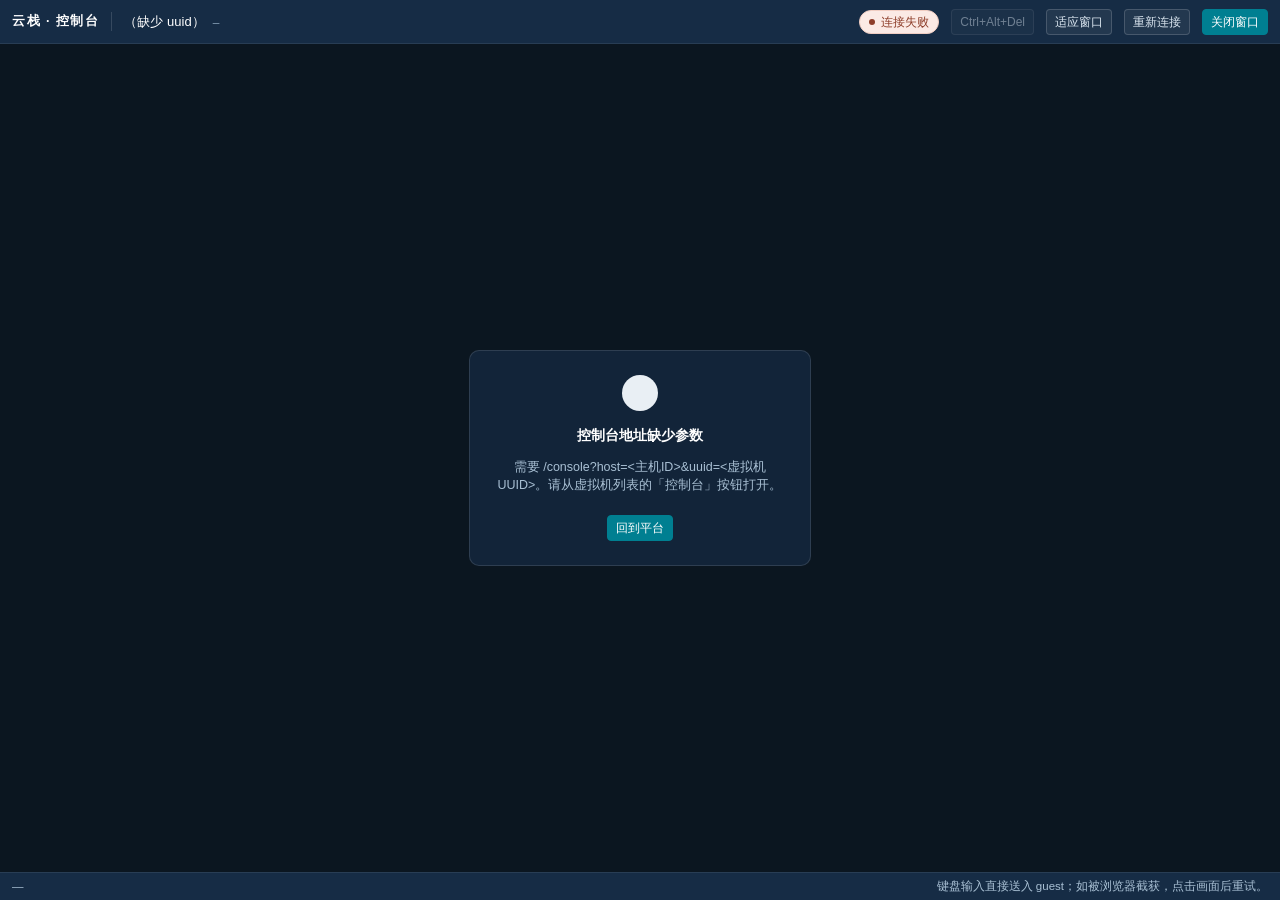
<file: static/console.html>
<!DOCTYPE html>
<html lang="zh-CN">
<head>
  <meta charset="utf-8">
  <meta name="viewport" content="width=device-width, initial-scale=1">
  <meta name="color-scheme" content="dark">
  <title>控制台 · 云栈 虚拟机平台</title>
  <link rel="stylesheet" href="/static/app.css">
</head>
<body class="console-body">
  <header class="console-bar">
    <span class="console-bar__brand">云栈 · 控制台</span>

    <div class="console-bar__id">
      <span class="console-bar__vm" id="vm-name" data-testid="console-vm-name">读取中…</span>
      <span class="console-bar__meta" id="vm-meta" data-testid="console-vm-meta">—</span>
    </div>

    <span class="console-bar__spacer"></span>

    <span class="pill pill--busy" id="console-status" data-testid="console-status">
      <span class="pill__dot" aria-hidden="true"></span>
      <span id="console-status-text">连接中…</span>
    </span>

    <button class="btn btn--sm" type="button" id="btn-cad" data-testid="console-ctrl-alt-del"
            title="向 guest 发送 Ctrl+Alt+Del" disabled>
      Ctrl+Alt+Del
    </button>
    <button class="btn btn--sm" type="button" id="btn-scale" data-testid="console-scale"
            aria-pressed="true" title="在适应窗口与原始尺寸间切换">
      适应窗口
    </button>
    <button class="btn btn--sm" type="button" id="btn-reconnect" data-testid="console-reconnect">
      重新连接
    </button>
    <button class="btn btn--sm btn--primary" type="button" id="btn-close" data-testid="console-close">
      关闭窗口
    </button>
  </header>

  <main class="console-stage" data-testid="console-stage">
    <div class="console-stage__screen" id="screen" data-testid="console-screen"></div>

    <div class="console-overlay" id="overlay" data-testid="console-overlay">
      <div class="console-overlay__card">
        <span class="empty__icon" id="overlay-icon" aria-hidden="true"></span>
        <span class="console-overlay__title" id="overlay-title" data-testid="console-overlay-title">正在连接</span>
        <span class="console-overlay__msg" id="overlay-msg" data-testid="console-overlay-msg">正在校验会话与虚拟机身份…</span>
        <div class="empty__actions" id="overlay-actions"></div>
        <form class="field" id="vnc-password-form" hidden data-testid="console-password-form" style="width:100%;max-width:260px">
          <label class="field__label" for="vnc-password">VNC 密码</label>
          <input class="input" id="vnc-password" type="password" autocomplete="off" data-testid="console-password">
          <button class="btn btn--primary btn--sm" type="submit" data-testid="console-password-submit">发送</button>
        </form>
      </div>
    </div>
  </main>

  <footer class="console-foot">
    <span id="foot-source" data-testid="console-source">—</span>
    <span class="spacer"></span>
    <span>键盘输入直接送入 guest；如被浏览器截获，点击画面后重试。</span>
  </footer>

  <script type="module" src="/static/console.js"></script>
  <script>
    /* 仅纯静态预览（file://）时生效：控制器部署下资源始终来自 /static/ */
    if (location.protocol === 'file:') {
      document.querySelectorAll('link[href^="/static/"], script[src^="/static/"]').forEach(function (n) {
        var attr = n.tagName === 'LINK' ? 'href' : 'src';
        n.setAttribute(attr, n.getAttribute(attr).slice('/static/'.length));
      });
    }
  </script>
</body>
</html>
</file>
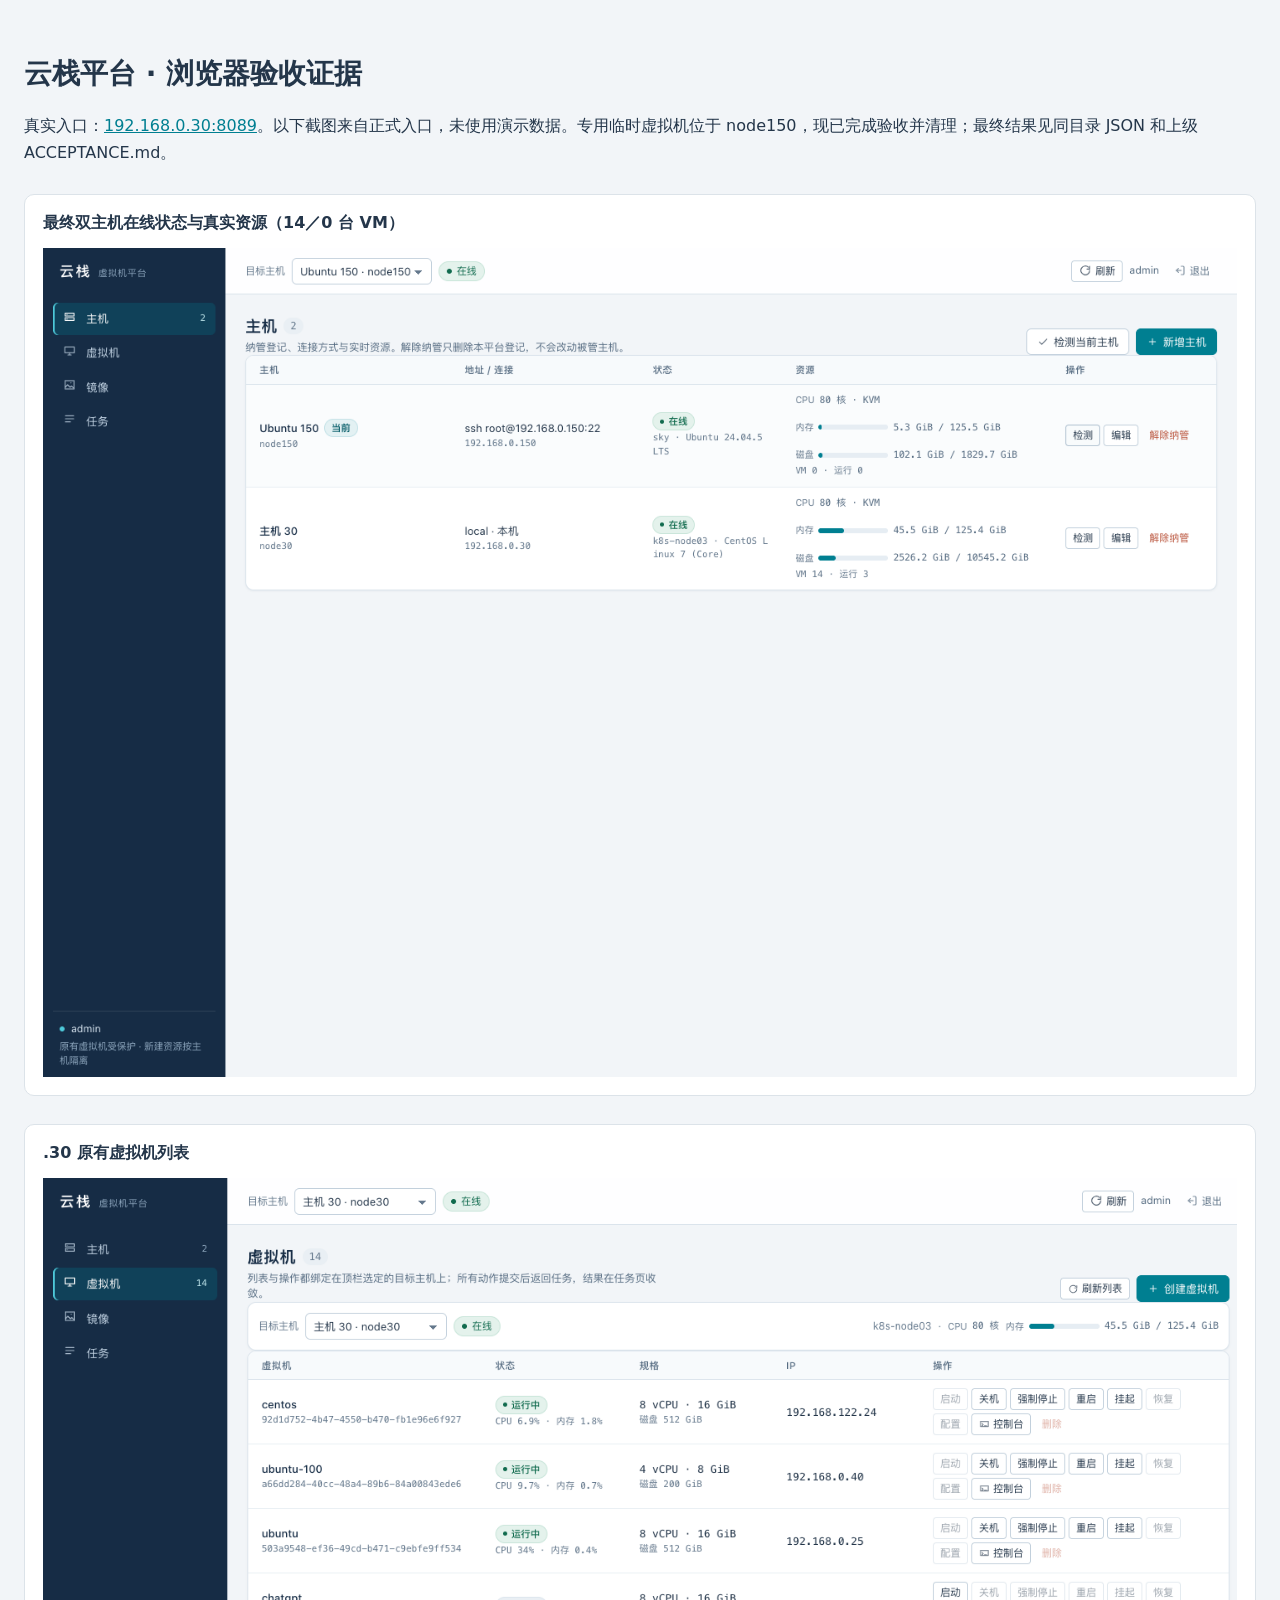
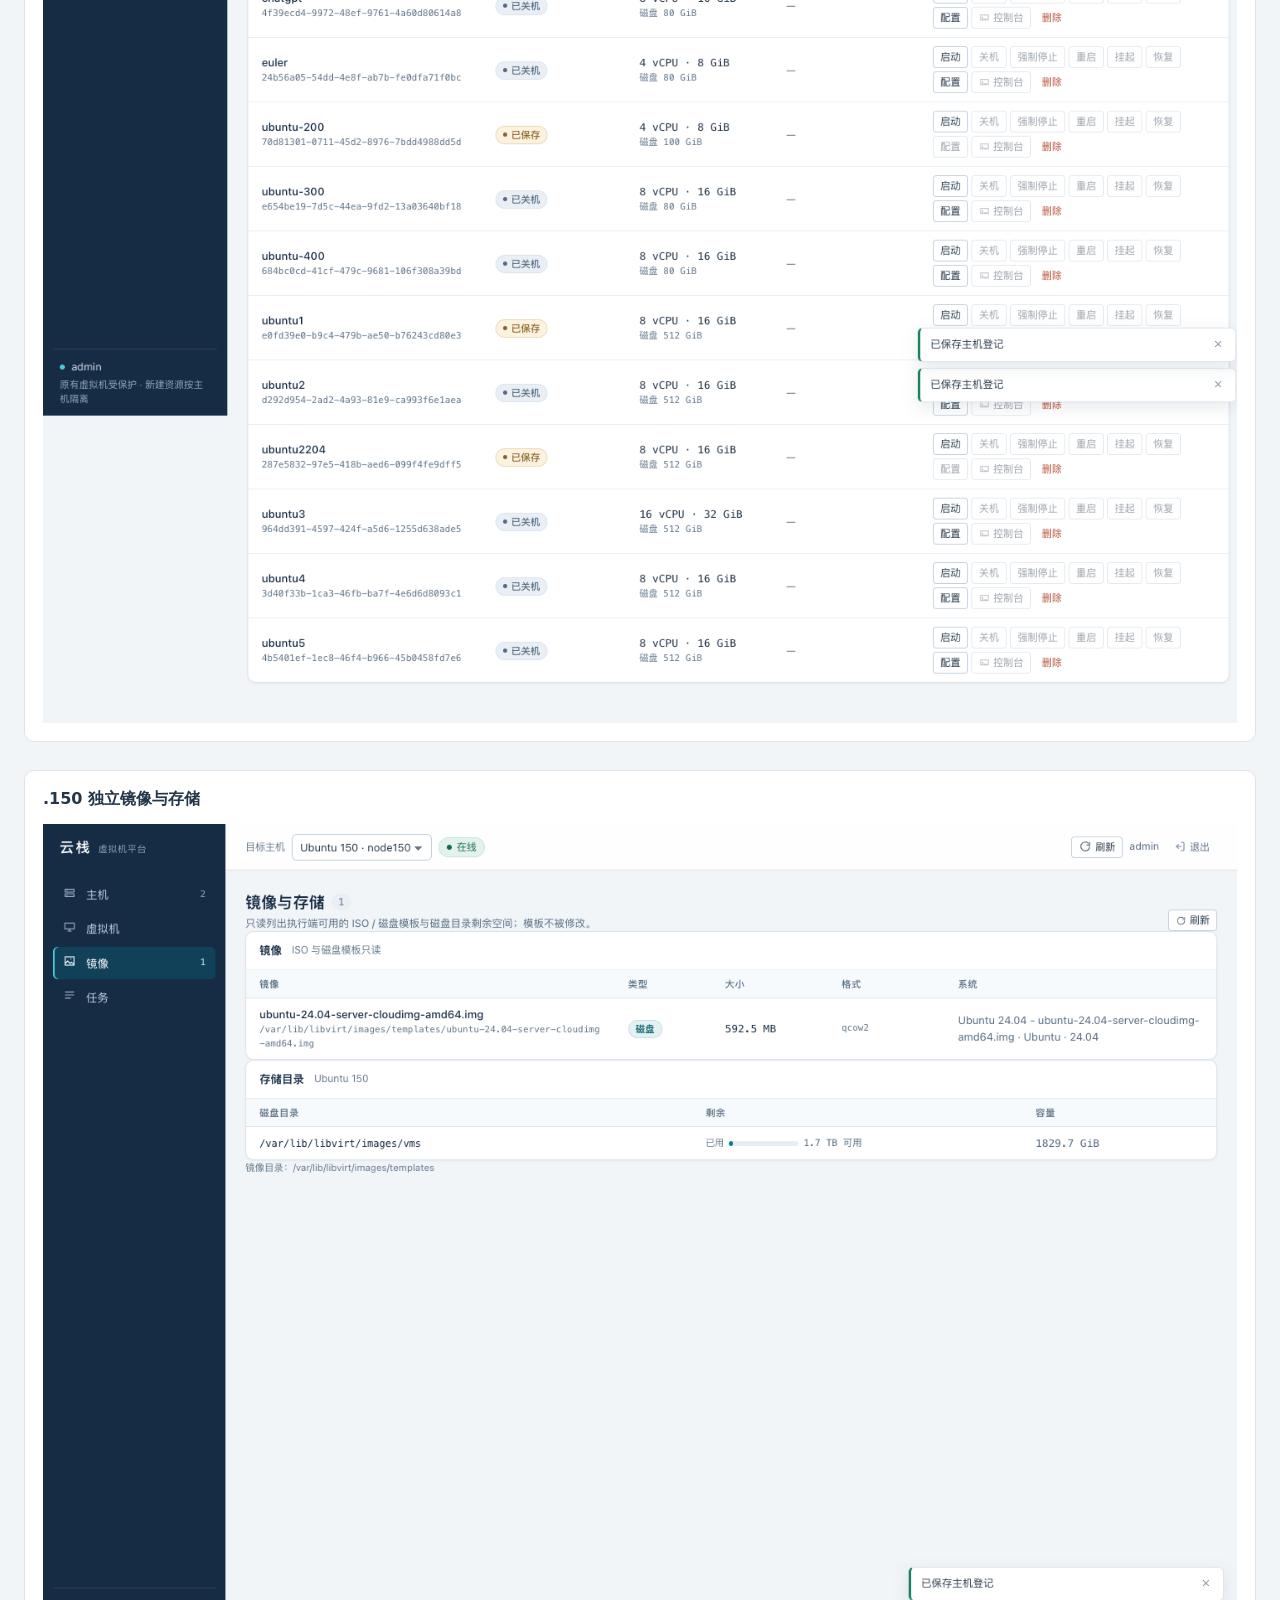
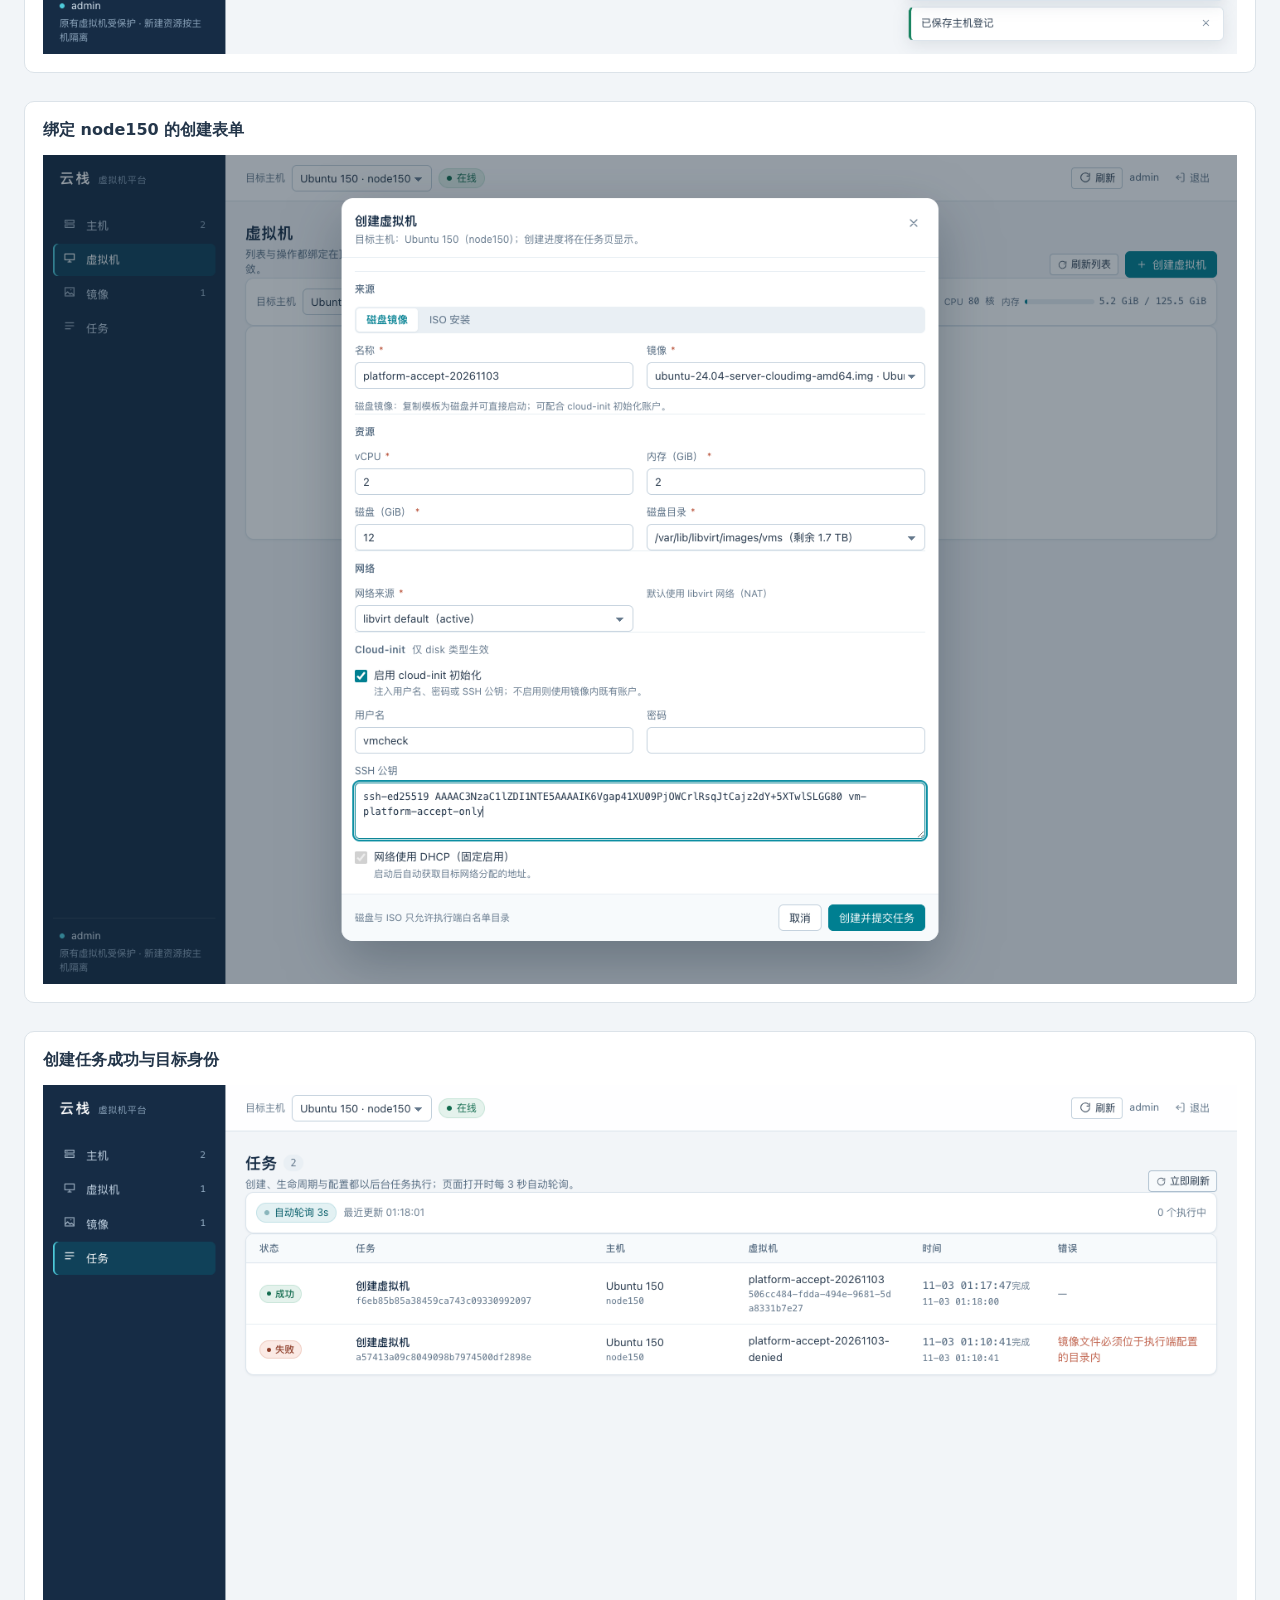
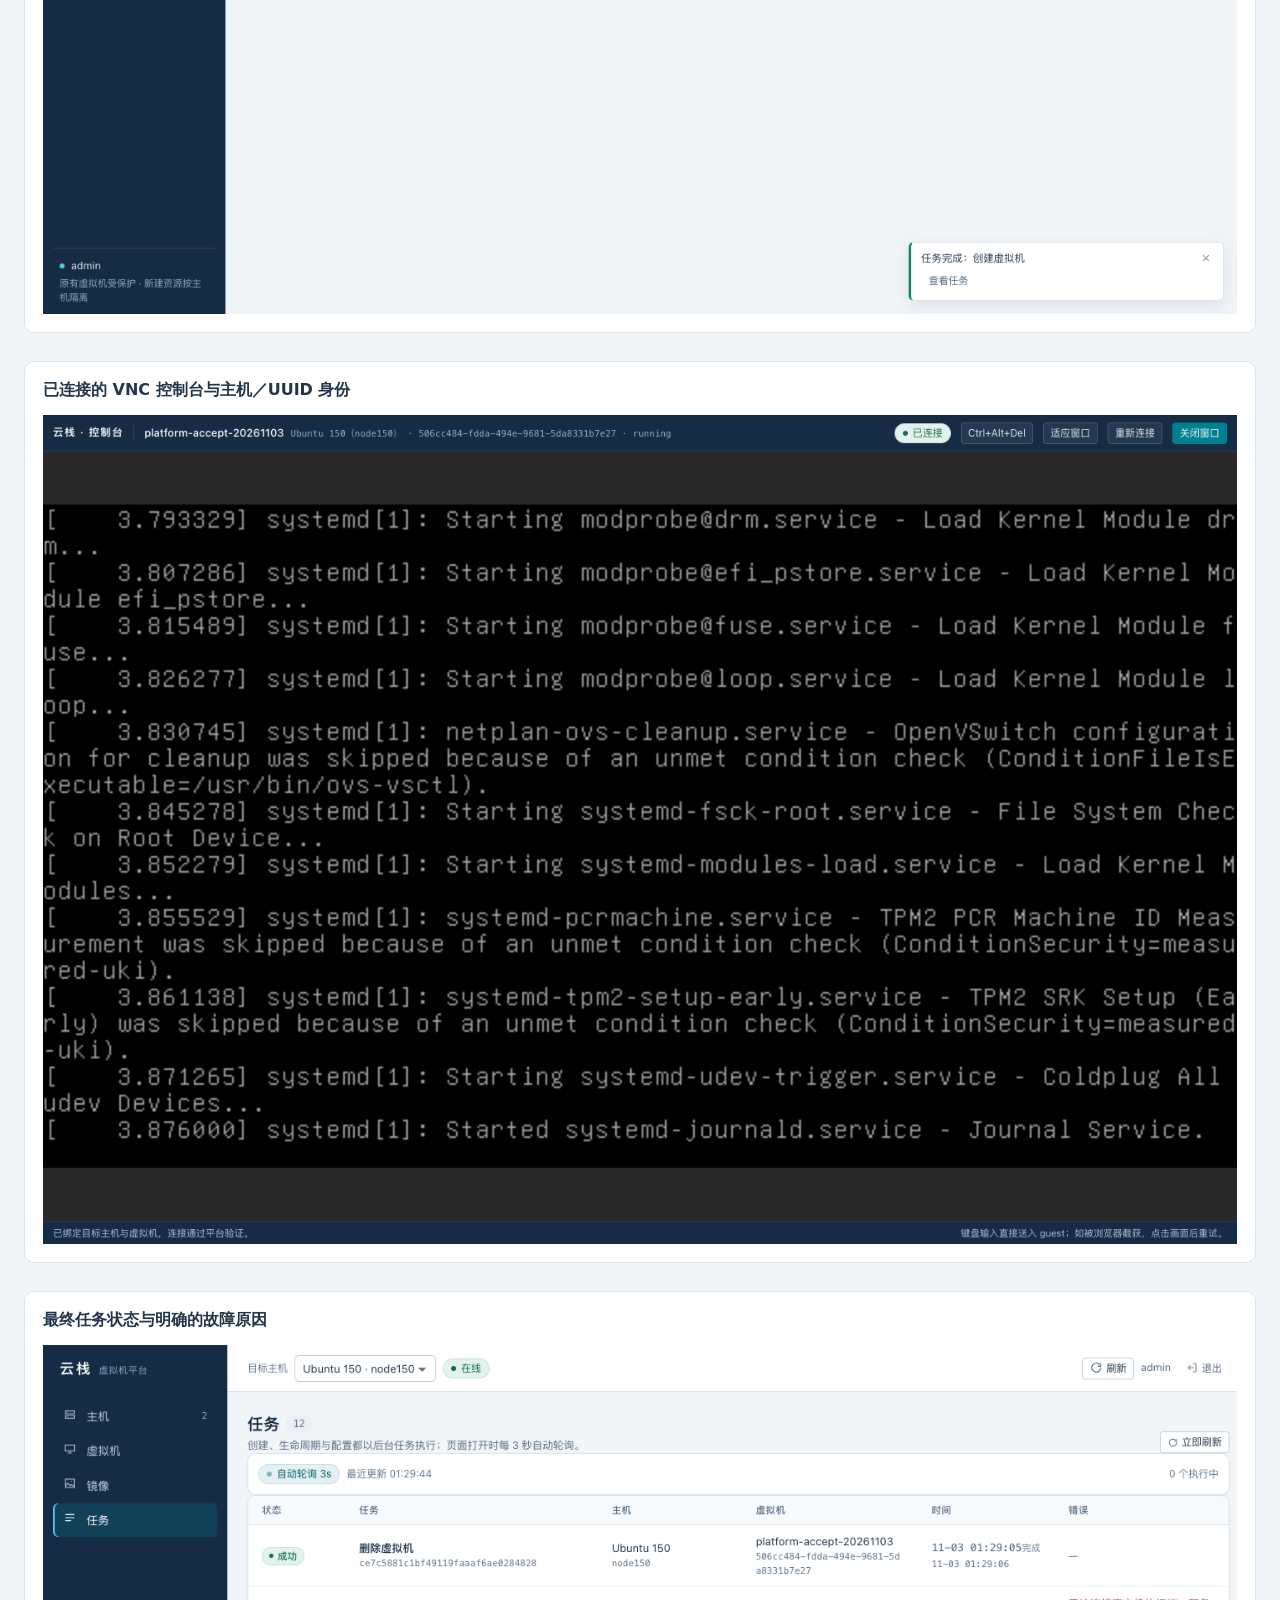
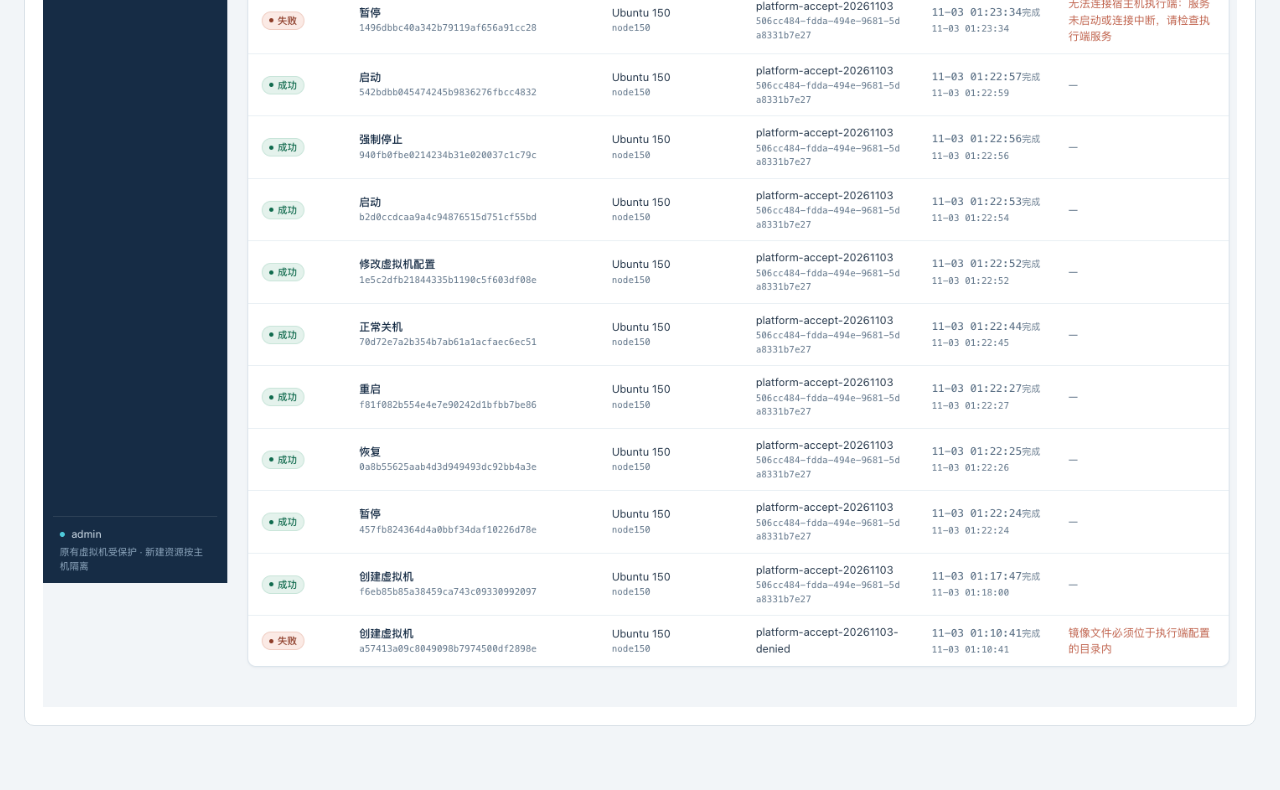
<file: docs/evidence/browser-gallery.html>
<!doctype html><html lang="zh-CN"><meta charset="utf-8"><meta name="viewport" content="width=device-width,initial-scale=1"><title>云栈平台 · 浏览器验收证据</title><style>body{margin:0;background:#f2f5f8;color:#24364a;font:16px system-ui,sans-serif}main{max-width:1250px;margin:auto;padding:36px 24px}h1{font-size:28px}p{line-height:1.7}figure{margin:28px 0;padding:18px;background:#fff;border:1px solid #dce3e9;border-radius:10px}img{display:block;width:100%;height:auto}figcaption{font-weight:600;margin-bottom:14px}a{color:#007f91}</style><main><h1>云栈平台 · 浏览器验收证据</h1><p>真实入口：<a href="http://192.168.0.30:8089/">192.168.0.30:8089</a>。以下截图来自正式入口，未使用演示数据。专用临时虚拟机位于 node150，现已完成验收并清理；最终结果见同目录 JSON 和上级 ACCEPTANCE.md。</p><figure><figcaption>最终双主机在线状态与真实资源（14／0 台 VM）</figcaption><img src="browser-hosts-final.png" alt="两台主机最终状态"></figure><figure><figcaption>.30 原有虚拟机列表</figcaption><img src="browser-node30-vms.png" alt="原有14台虚拟机"></figure><figure><figcaption>.150 独立镜像与存储</figcaption><img src="browser-node150-images.png" alt="目标主机镜像"></figure><figure><figcaption>绑定 node150 的创建表单</figcaption><img src="browser-create-form.png" alt="创建表单"></figure><figure><figcaption>创建任务成功与目标身份</figcaption><img src="browser-task-success.png" alt="任务结果"></figure><figure><figcaption>已连接的 VNC 控制台与主机／UUID 身份</figcaption><img src="browser-vnc-connected.png" alt="已连接VNC控制台"></figure><figure><figcaption>最终任务状态与明确的故障原因</figcaption><img src="browser-tasks-final.png" alt="成功和失败任务结果"></figure></main></html>
</file>
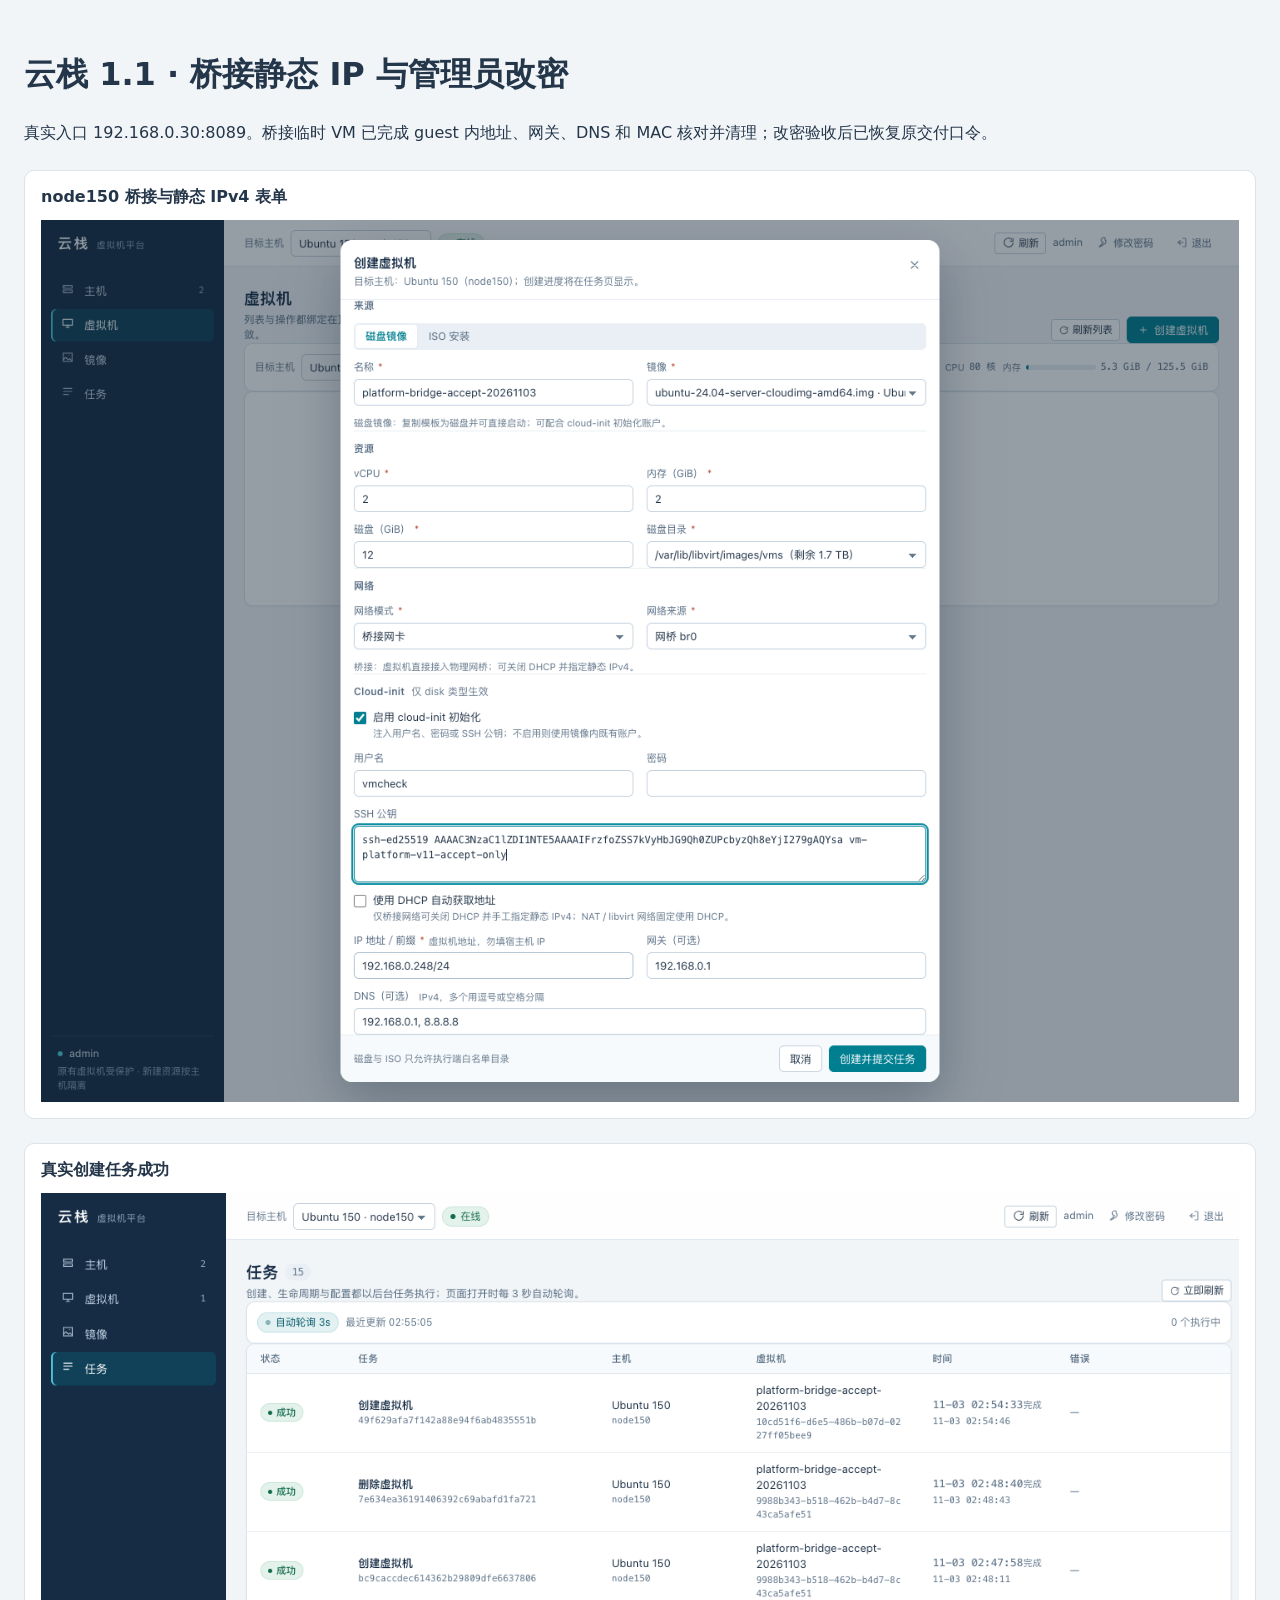
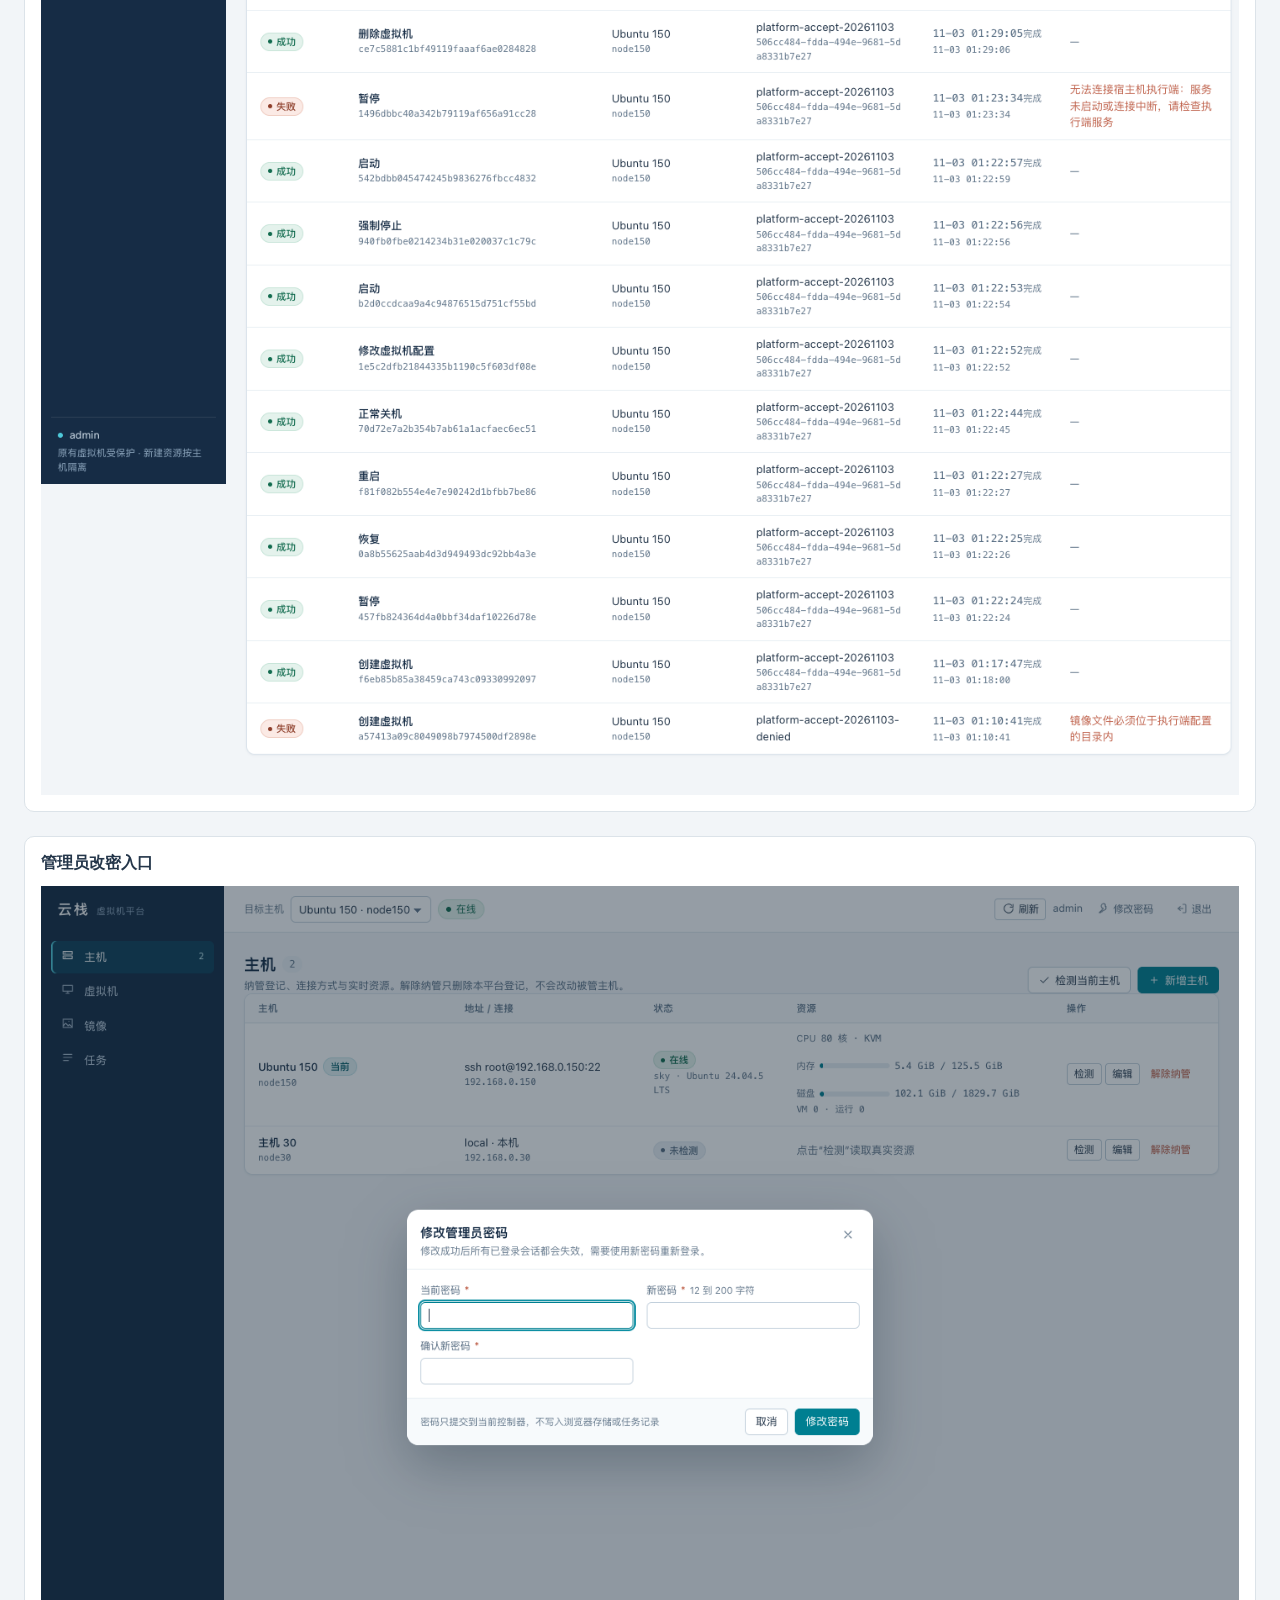
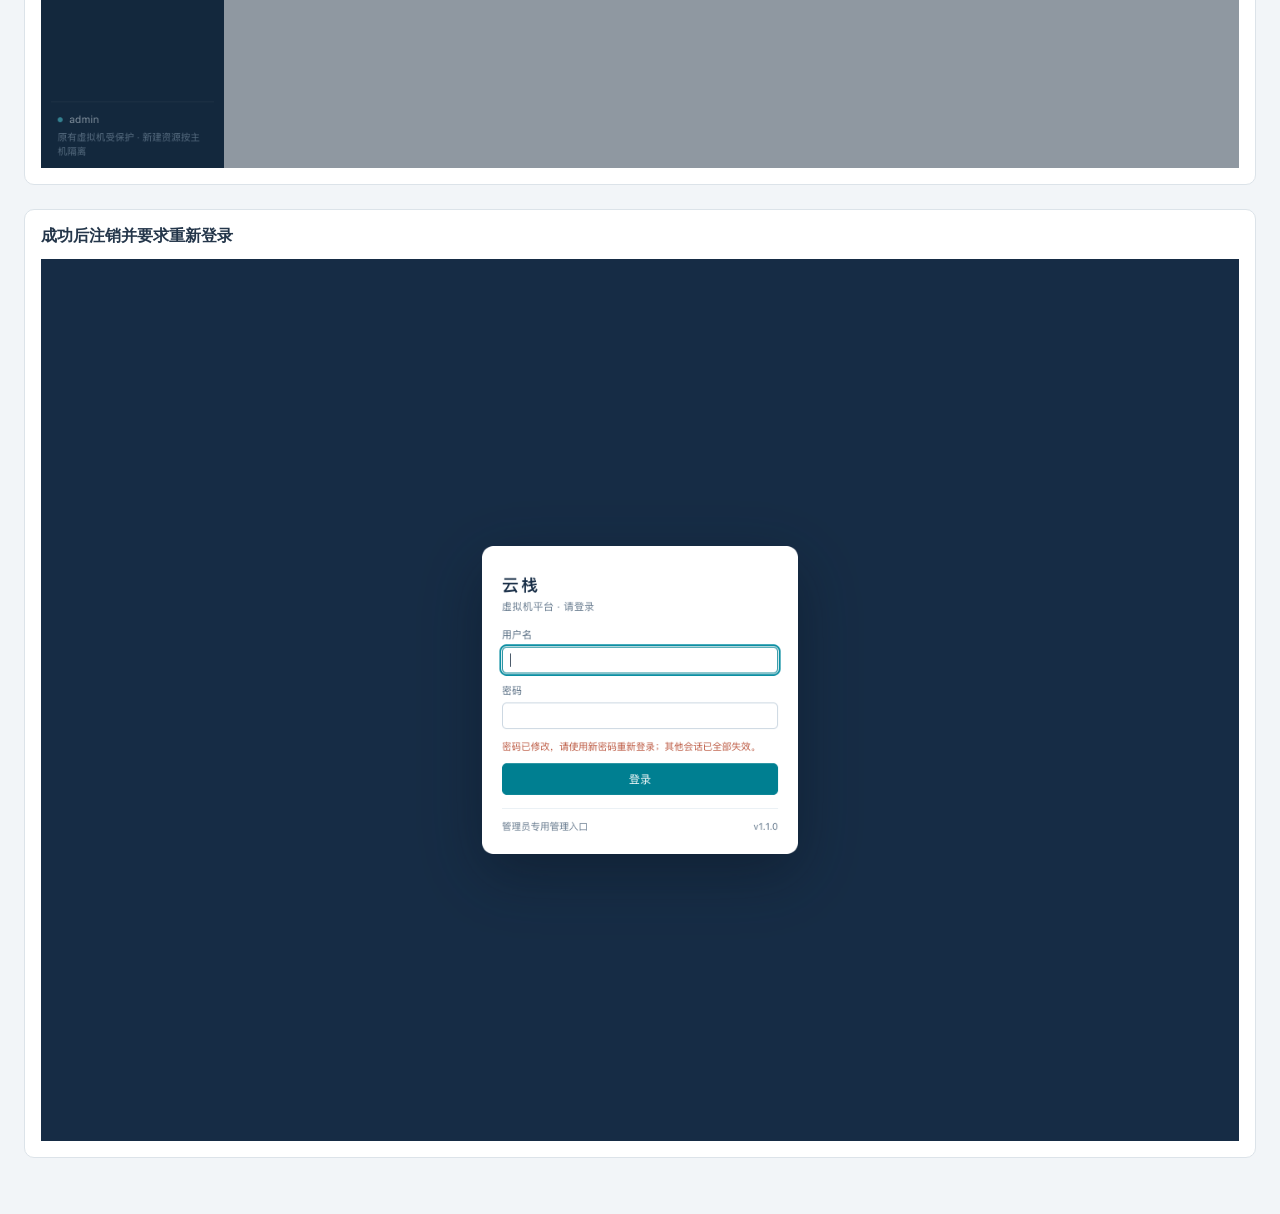
<file: docs/evidence/v1.1-gallery.html>
<!doctype html><html lang="zh-CN"><meta charset="utf-8"><meta name="viewport" content="width=device-width,initial-scale=1"><title>云栈 1.1 · 验收截图</title><style>body{margin:0;background:#f2f5f8;color:#24364a;font:16px system-ui,sans-serif}main{max-width:1250px;margin:auto;padding:32px 24px}p{line-height:1.7}figure{margin:24px 0;padding:16px;background:white;border:1px solid #dce3e9;border-radius:10px}img{width:100%;height:auto;display:block}figcaption{font-weight:600;margin-bottom:12px}</style><main><h1>云栈 1.1 · 桥接静态 IP 与管理员改密</h1><p>真实入口 192.168.0.30:8089。桥接临时 VM 已完成 guest 内地址、网关、DNS 和 MAC 核对并清理；改密验收后已恢复原交付口令。</p><figure><figcaption>node150 桥接与静态 IPv4 表单</figcaption><img src="v1.1-bridge-static-form.png" alt="桥接静态IP表单"></figure><figure><figcaption>真实创建任务成功</figcaption><img src="v1.1-bridge-task-success.png" alt="桥接任务成功"></figure><figure><figcaption>管理员改密入口</figcaption><img src="v1.1-password-dialog.png" alt="改密对话框"></figure><figure><figcaption>成功后注销并要求重新登录</figcaption><img src="v1.1-password-changed.png" alt="密码修改成功"></figure></main></html>
</file>
<file: static/app.css>
/* ==========================================================================
   云栈 · 虚拟机平台 — 设计令牌与组件
   无 CDN、无外部字体：中文走系统无衬线，数字走系统等宽 + tabular-nums。
   间距 4px 节奏（--s-1 … --s-7），圆角 4/6/10/14，动效只承载状态变化。
   ========================================================================== */

:root {
  color-scheme: light;

  /* 深海蓝（侧栏 / 登录底） */
  --c-deep: #162c45;
  --c-deep-hi: #1e3a58;
  --c-deep-lo: #0f2233;

  /* 面与线 */
  --c-bg: #f2f5f8;
  --c-surface: #ffffff;
  --c-surface-2: #f7fafc;
  --c-line: #dbe4ec;
  --c-line-strong: #c2d0dc;
  --c-line-soft: #e9eff4;

  /* 文字 */
  --c-ink: #24364a;
  --c-ink-soft: #556b81;
  --c-ink-mute: #7b8ea2;
  --c-ink-mute: #64788c;
  /* 青蓝（主操作） */
  --c-teal: #007f91;
  --c-teal-hi: #006c7c;
  --c-teal-lo: #005965;
  --c-teal-soft: #e3f1f3;

  /* 语义 */
  --c-online: #188360;
  --c-online-soft: #e4f2ec;
  --c-note: #8a6526;
  --c-note-soft: #fbf2e0;
  --c-warn: #ba543c;
  --c-warn-soft: #fbeae5;
  --c-focus: #0d8fa3;

  /* 字体 */
  --font-sans: -apple-system, BlinkMacSystemFont, "PingFang SC", "Hiragino Sans GB",
    "Microsoft YaHei", "Noto Sans CJK SC", "Source Han Sans SC", "WenQuanYi Micro Hei",
    "Heiti SC", sans-serif;
  --font-mono: ui-monospace, "SF Mono", SFMono-Regular, Menlo, Consolas,
    "Liberation Mono", "Courier New", monospace;

  /* 间距（4px 节奏） */
  --s-1: 4px;
  --s-2: 8px;
  --s-3: 12px;
  --s-4: 16px;
  --s-5: 24px;
  --s-6: 32px;
  --s-7: 48px;

  /* 圆角 */
  --r-1: 4px;
  --r-2: 6px;
  --r-3: 10px;
  --r-4: 14px;
  --r-pill: 999px;

  /* 阴影 */
  --sh-1: 0 1px 2px rgba(22, 44, 69, 0.06);
  --sh-2: 0 6px 18px rgba(22, 44, 69, 0.1);
  --sh-3: 0 24px 64px rgba(15, 34, 51, 0.3);

  /* 动效 */
  --dur-1: 120ms;
  --dur-2: 200ms;
  --dur-3: 280ms;
  --ease-out: cubic-bezier(0.22, 0.85, 0.3, 1);
  --ease-spring: cubic-bezier(0.2, 0.95, 0.24, 1.06);
}

/* ---------------------------------------------------------------- reset */
*,
*::before,
*::after {
  box-sizing: border-box;
}

html,
body {
  margin: 0;
  padding: 0;
}

body {
  background: var(--c-bg);
  color: var(--c-ink);
  font-family: var(--font-sans);
  font-size: 14px;
  line-height: 1.5;
  -webkit-font-smoothing: antialiased;
  text-rendering: optimizeLegibility;
}

h1,
h2,
h3,
p,
dl,
dd,
figure {
  margin: 0;
}

ul,
ol {
  margin: 0;
  padding: 0;
  list-style: none;
}

button {
  font: inherit;
  color: inherit;
}

a {
  color: var(--c-teal);
  text-decoration: none;
}

a:hover {
  text-decoration: underline;
}

[hidden] {
  display: none !important;
}

/* 统一可见焦点：键盘可见，鼠标不打扰 */
:focus-visible {
  outline: 2px solid var(--c-focus);
  outline-offset: 2px;
  border-radius: var(--r-1);
}

.sr-only {
  position: absolute;
  width: 1px;
  height: 1px;
  padding: 0;
  margin: -1px;
  overflow: hidden;
  clip: rect(0 0 0 0);
  white-space: nowrap;
  border: 0;
}

/* 等宽数字：所有资源数字列 */
.num {
  font-family: var(--font-mono);
  font-variant-numeric: tabular-nums;
  letter-spacing: -0.01em;
}

.mono {
  font-family: var(--font-mono);
  font-size: 11px;
  color: var(--c-ink-mute);
  letter-spacing: 0;
  word-break: break-all;
}

.muted {
  color: var(--c-ink-mute);
}

.soft {
  color: var(--c-ink-soft);
}

/* ------------------------------------------------------------- 应用骨架 */
.app {
  display: grid;
  grid-template-columns: 220px minmax(0, 1fr);
  min-height: 100vh;
}

.sidebar {
  position: sticky;
  top: 0;
  align-self: start;
  height: 100vh;
  display: flex;
  flex-direction: column;
  gap: var(--s-5);
  padding: var(--s-4) var(--s-3) var(--s-3);
  background: var(--c-deep);
  color: #c9d8e6;
}

.brand {
  display: flex;
  align-items: baseline;
  gap: var(--s-2);
  padding: 0 var(--s-2);
  color: #fff;
}

.brand__name {
  font-size: 17px;
  font-weight: 600;
  letter-spacing: 0.14em;
}

.brand__sub {
  font-size: 11px;
  letter-spacing: 0.06em;
  color: #8fa8bf;
}

.nav {
  display: flex;
  flex-direction: column;
  gap: 2px;
}

.nav__item {
  display: flex;
  align-items: center;
  gap: var(--s-3);
  width: 100%;
  padding: 9px var(--s-3);
  border: 0;
  border-radius: var(--r-2);
  background: transparent;
  color: #c2d3e3;
  font-size: 13.5px;
  text-align: left;
  cursor: pointer;
  transition: background-color var(--dur-1) var(--ease-out),
    color var(--dur-1) var(--ease-out);
}

.nav__item svg {
  flex: none;
  opacity: 0.82;
}

.nav__item:hover {
  background: rgba(255, 255, 255, 0.07);
  color: #fff;
}

.nav__item:active {
  background: rgba(255, 255, 255, 0.11);
}

.nav__item[aria-current="page"] {
  background: rgba(0, 127, 145, 0.26);
  color: #fff;
  box-shadow: inset 2px 0 0 #4ec9d9;
}

.nav__item[aria-current="page"] svg {
  opacity: 1;
}

.nav__count {
  margin-left: auto;
  font-family: var(--font-mono);
  font-size: 11px;
  color: #8fa8bf;
}

.nav__item[aria-current="page"] .nav__count {
  color: #bfe6ec;
}

.sidebar__foot {
  margin-top: auto;
  padding: var(--s-3) var(--s-2) 0;
  border-top: 1px solid rgba(255, 255, 255, 0.1);
  font-size: 11.5px;
  color: #8fa8bf;
  display: flex;
  flex-direction: column;
  gap: 2px;
}

.sidebar__user {
  color: #d7e4ef;
  font-size: 12.5px;
  display: flex;
  align-items: center;
  gap: var(--s-2);
}

.sidebar__dot {
  width: 6px;
  height: 6px;
  border-radius: 50%;
  background: #4ec9d9;
}

.main {
  min-width: 0;
  display: flex;
  flex-direction: column;
}

/* ------------------------------------------------------------- 顶栏 */
.topbar {
  position: sticky;
  top: 0;
  z-index: 20;
  display: flex;
  align-items: center;
  gap: var(--s-4);
  min-height: 56px;
  padding: var(--s-2) var(--s-5);
  background: rgba(255, 255, 255, 0.94);
  backdrop-filter: blur(8px);
  border-bottom: 1px solid var(--c-line);
}

.topbar__host {
  display: flex;
  align-items: center;
  gap: var(--s-2);
  min-width: 0;
}

.topbar__label {
  font-size: 12px;
  color: var(--c-ink-mute);
  white-space: nowrap;
}

.topbar__select {
  min-width: 190px;
  max-width: 280px;
}

.topbar__spacer {
  flex: 1 1 auto;
}

.topbar__actions {
  display: flex;
  align-items: center;
  gap: var(--s-2);
}

.topbar__user {
  font-size: 12.5px;
  color: var(--c-ink-soft);
  max-width: 120px;
  overflow: hidden;
  text-overflow: ellipsis;
  white-space: nowrap;
}

/* ------------------------------------------------------------- 主视图 */
.view-root {
  flex: 1 1 auto;
  padding: var(--s-5) var(--s-5) var(--s-7);
  min-width: 0;
}

.view {
  display: flex;
  flex-direction: column;
  gap: var(--s-4);
  max-width: 1320px;
  animation: view-in var(--dur-2) var(--ease-out) both;
}

@keyframes view-in {
  from {
    opacity: 0;
    transform: translateY(4px);
  }
  to {
    opacity: 1;
    transform: none;
  }
}

.view__head {
  display: flex;
  align-items: flex-end;
  gap: var(--s-4);
  flex-wrap: wrap;
}

.view__titles {
  min-width: 0;
  display: flex;
  flex-direction: column;
  gap: 2px;
}

.view__title {
  font-size: 19px;
  font-weight: 600;
  letter-spacing: 0.01em;
  color: var(--c-deep);
  display: flex;
  align-items: center;
  gap: var(--s-2);
}

.view__title .count {
  font-family: var(--font-mono);
  font-size: 12px;
  font-weight: 500;
  color: var(--c-ink-mute);
  background: var(--c-line-soft);
  border-radius: var(--r-pill);
  padding: 1px 8px;
}

.view__desc {
  font-size: 12.5px;
  color: var(--c-ink-soft);
  max-width: 62ch;
}

.view__actions {
  margin-left: auto;
  display: flex;
  align-items: center;
  gap: var(--s-2);
  flex-wrap: wrap;
}

.toolbar {
  display: flex;
  align-items: center;
  gap: var(--s-3);
  flex-wrap: wrap;
  padding: var(--s-3);
  background: var(--c-surface);
  border: 1px solid var(--c-line);
  border-radius: var(--r-3);
  box-shadow: var(--sh-1);
}

.toolbar__group {
  display: flex;
  align-items: center;
  gap: var(--s-2);
  min-width: 0;
}

.toolbar__spacer {
  flex: 1 1 auto;
}

.toolbar__meta {
  font-size: 12px;
  color: var(--c-ink-mute);
  display: flex;
  align-items: center;
  gap: var(--s-2);
}

/* ------------------------------------------------------------- 按钮 */
.btn {
  display: inline-flex;
  align-items: center;
  justify-content: center;
  gap: 6px;
  height: 32px;
  padding: 0 var(--s-3);
  border: 1px solid var(--c-line-strong);
  border-radius: var(--r-2);
  background: var(--c-surface);
  color: var(--c-ink);
  font-size: 13px;
  line-height: 1;
  white-space: nowrap;
  cursor: pointer;
  transition: background-color var(--dur-1) var(--ease-out),
    border-color var(--dur-1) var(--ease-out),
    color var(--dur-1) var(--ease-out), box-shadow var(--dur-1) var(--ease-out),
    transform var(--dur-1) var(--ease-out);
}

.btn svg {
  flex: none;
  opacity: 0.78;
}

.btn:hover {
  background: var(--c-surface-2);
  border-color: #a9bccc;
}

.btn:active {
  transform: translateY(1px);
}

.btn--primary {
  background: var(--c-teal);
  border-color: var(--c-teal);
  color: #fff;
}

.btn--primary svg {
  opacity: 0.92;
}

.btn--primary:hover {
  background: var(--c-teal-hi);
  border-color: var(--c-teal-hi);
}

.btn--primary:active {
  background: var(--c-teal-lo);
}

.btn--danger {
  background: var(--c-warn);
  border-color: var(--c-warn);
  color: #fff;
}

.btn--danger:hover {
  background: #a5472f;
  border-color: #a5472f;
}

.btn--quiet {
  border-color: transparent;
  background: transparent;
  color: var(--c-ink-soft);
}

.btn--quiet:hover {
  background: var(--c-line-soft);
  border-color: transparent;
  color: var(--c-ink);
}

.btn--danger-quiet {
  border-color: transparent;
  background: transparent;
  color: var(--c-warn);
}

.btn--danger-quiet:hover {
  background: var(--c-warn-soft);
  border-color: transparent;
}

.btn--sm {
  height: 26px;
  padding: 0 var(--s-2);
  font-size: 12px;
  border-radius: var(--r-1);
  gap: 4px;
}

.btn--lg {
  height: 38px;
  padding: 0 var(--s-4);
  font-size: 13.5px;
}

.btn[disabled],
.btn[aria-disabled="true"] {
  cursor: not-allowed;
  opacity: 0.45;
  transform: none;
}

.btn[disabled]:hover,
.btn[aria-disabled="true"]:hover {
  background: var(--c-surface);
  border-color: var(--c-line-strong);
  color: var(--c-ink);
}

.btn--primary[disabled]:hover,
.btn--primary[aria-disabled="true"]:hover {
  background: var(--c-teal);
  border-color: var(--c-teal);
  color: #fff;
}

.btn__spinner {
  width: 12px;
  height: 12px;
  border-radius: 50%;
  border: 1.5px solid currentColor;
  border-top-color: transparent;
  animation: spin 640ms linear infinite;
}

@keyframes spin {
  to {
    transform: rotate(360deg);
  }
}

/* ------------------------------------------------------------- 表单 */
.field {
  display: flex;
  flex-direction: column;
  gap: 5px;
  min-width: 0;
}

.field__label {
  font-size: 12px;
  color: var(--c-ink-soft);
  display: flex;
  align-items: center;
  gap: 5px;
}

.field__label .req {
  color: var(--c-warn);
}

.field__hint {
  font-size: 11.5px;
  color: var(--c-ink-mute);
}

.field__error {
  font-size: 11.5px;
  color: var(--c-warn);
}

.input,
.select,
.textarea {
  width: 100%;
  min-width: 0;
  height: 32px;
  padding: 0 9px;
  border: 1px solid var(--c-line-strong);
  border-radius: var(--r-2);
  background: var(--c-surface);
  color: var(--c-ink);
  font-family: inherit;
  font-size: 13px;
  transition: border-color var(--dur-1) var(--ease-out),
    box-shadow var(--dur-1) var(--ease-out), background-color var(--dur-1) var(--ease-out);
}

.select {
  padding-right: var(--s-5);
  appearance: none;
  -webkit-appearance: none;
  background-image: linear-gradient(45deg, transparent 50%, var(--c-ink-mute) 50%),
    linear-gradient(135deg, var(--c-ink-mute) 50%, transparent 50%);
  background-position: calc(100% - 15px) 14px, calc(100% - 10px) 14px;
  background-size: 5px 5px, 5px 5px;
  background-repeat: no-repeat;
  cursor: pointer;
}

.textarea {
  height: auto;
  min-height: 68px;
  padding: 7px 9px;
  font-family: var(--font-mono);
  font-size: 12px;
  line-height: 1.5;
  resize: vertical;
}

.input:hover,
.select:hover,
.textarea:hover {
  border-color: #a9bccc;
}

.input:focus,
.select:focus,
.textarea:focus {
  outline: none;
  border-color: var(--c-teal);
  box-shadow: 0 0 0 3px rgba(0, 127, 145, 0.14);
}

.input:focus-visible,
.select:focus-visible,
.textarea:focus-visible {
  /* 键盘焦点保留实心环：强制配色/高对比模式下 box-shadow 会被丢弃 */
  outline: 2px solid var(--c-focus);
  outline-offset: 1px;
}

.input[aria-invalid="true"],
.select[aria-invalid="true"],
.textarea[aria-invalid="true"] {
  border-color: var(--c-warn);
  box-shadow: 0 0 0 3px rgba(186, 84, 60, 0.12);
}

.input[disabled],
.select[disabled],
.textarea[disabled],
.input[readonly] {
  background: var(--c-surface-2);
  color: var(--c-ink-soft);
  cursor: not-allowed;
  border-style: dashed;
}

.select[disabled] {
  cursor: not-allowed;
}

.form-grid {
  display: grid;
  grid-template-columns: repeat(2, minmax(0, 1fr));
  gap: var(--s-3) var(--s-4);
}

.form-grid .span-2 {
  grid-column: 1 / -1;
}

.form-section {
  display: flex;
  flex-direction: column;
  gap: var(--s-3);
  padding-top: var(--s-3);
  border-top: 1px solid var(--c-line-soft);
}

.form-section__title {
  font-size: 12px;
  font-weight: 600;
  letter-spacing: 0.02em;
  color: var(--c-ink-soft);
  display: flex;
  align-items: center;
  gap: var(--s-2);
}

.form-section__title .hint {
  font-weight: 400;
  color: var(--c-ink-mute);
}

.check {
  display: flex;
  align-items: flex-start;
  gap: var(--s-2);
  font-size: 13px;
  cursor: pointer;
  min-width: 0;
}

.check input {
  margin: 3px 0 0;
  width: 15px;
  height: 15px;
  accent-color: var(--c-teal);
  flex: none;
  cursor: pointer;
}

.check__text {
  display: flex;
  flex-direction: column;
  gap: 1px;
  min-width: 0;
}

.check__hint {
  font-size: 11.5px;
  color: var(--c-ink-mute);
}

/* 分段选择（创建类型 disk / iso） */
.seg {
  display: inline-flex;
  padding: 2px;
  gap: 2px;
  background: var(--c-line-soft);
  border-radius: var(--r-2);
}

.seg__btn {
  border: 0;
  background: transparent;
  padding: 5px var(--s-3);
  border-radius: var(--r-1);
  font-size: 12.5px;
  color: var(--c-ink-soft);
  cursor: pointer;
  transition: background-color var(--dur-1) var(--ease-out),
    color var(--dur-1) var(--ease-out), box-shadow var(--dur-1) var(--ease-out);
}

.seg__btn:hover {
  color: var(--c-ink);
}

.seg__btn[aria-pressed="true"] {
  background: var(--c-surface);
  color: var(--c-teal);
  box-shadow: var(--sh-1);
  font-weight: 500;
}

/* ------------------------------------------------------------- 卡片/表格 */
.card {
  background: var(--c-surface);
  border: 1px solid var(--c-line);
  border-radius: var(--r-3);
  box-shadow: var(--sh-1);
  overflow: hidden;
}

.card + .card {
  margin-top: 0;
}

.card__head {
  display: flex;
  align-items: center;
  gap: var(--s-3);
  flex-wrap: wrap;
  padding: var(--s-3) var(--s-4);
  border-bottom: 1px solid var(--c-line-soft);
}

.card__title {
  font-size: 13.5px;
  font-weight: 600;
  color: var(--c-deep);
  display: flex;
  align-items: center;
  gap: var(--s-2);
}

.card__sub {
  font-size: 12px;
  color: var(--c-ink-mute);
}

.card__actions {
  margin-left: auto;
  display: flex;
  align-items: center;
  gap: var(--s-2);
}

.table-scroll {
  width: 100%;
  overflow-x: auto;
  -webkit-overflow-scrolling: touch;
}

.table {
  width: 100%;
  border-collapse: collapse;
  font-size: 13px;
}

.table th {
  text-align: left;
  font-weight: 500;
  font-size: 11.5px;
  letter-spacing: 0.04em;
  color: var(--c-ink-soft);
  background: var(--c-surface-2);
  padding: 8px var(--s-4);
  border-bottom: 1px solid var(--c-line);
  white-space: nowrap;
}

.table td {
  padding: 10px var(--s-4);
  border-bottom: 1px solid var(--c-line-soft);
  vertical-align: middle;
}

.table tbody tr:last-child td {
  border-bottom: 0;
}

.table tbody tr {
  transition: background-color var(--dur-1) var(--ease-out);
}

.table tbody tr:hover {
  background: #fafcfd;
}

.table tbody tr.is-pending {
  background: #f6fbfc;
}

.table tbody tr.is-pending td {
  color: var(--c-ink-soft);
}

.table tbody tr.is-highlight {
  animation: row-flash var(--dur-3) var(--ease-out) 2;
}

@keyframes row-flash {
  0% {
    background: rgba(0, 127, 145, 0.14);
  }
  100% {
    background: transparent;
  }
}

/* 入场错峰：列表一次性出现时轻微上浮，最多 8 行 */
.stagger > tr {
  animation: row-in var(--dur-2) var(--ease-out) both;
  animation-delay: calc(var(--i, 0) * 22ms);
}

@keyframes row-in {
  from {
    opacity: 0;
    transform: translateY(3px);
  }
  to {
    opacity: 1;
    transform: none;
  }
}

.cell-name {
  display: flex;
  flex-direction: column;
  gap: 1px;
  min-width: 140px;
}

.cell-name__title {
  font-weight: 500;
  color: var(--c-deep);
  display: flex;
  align-items: center;
  gap: 6px;
  overflow-wrap: anywhere;
}

.cell-actions {
  display: flex;
  align-items: center;
  gap: 4px;
  flex-wrap: wrap;
  min-width: 0;
}

.cell-actions .btn {
  flex: none;
}

.nowrap {
  white-space: nowrap;
}

/* ------------------------------------------------------------- 徽标/状态 */
.badge {
  display: inline-flex;
  align-items: center;
  gap: 5px;
  padding: 1px 8px;
  border-radius: var(--r-pill);
  font-size: 11.5px;
  font-weight: 500;
  line-height: 18px;
  white-space: nowrap;
  border: 1px solid transparent;
}

.badge__dot {
  width: 5px;
  height: 5px;
  border-radius: 50%;
  background: currentColor;
  flex: none;
}

.badge--on {
  color: #116b4e;
  background: var(--c-online-soft);
  border-color: #c8e5d9;
}

.badge--off {
  color: #8d3d29;
  background: var(--c-warn-soft);
  border-color: #f0cdc2;
}

.badge--idle {
  color: var(--c-ink-soft);
  background: var(--c-line-soft);
  border-color: #dde6ee;
}

.badge--busy {
  color: var(--c-teal-lo);
  background: var(--c-teal-soft);
  border-color: #c3e2e7;
}

.badge--note {
  color: var(--c-note);
  background: var(--c-note-soft);
  border-color: #ecd9b4;
}

.badge--teal {
  color: var(--c-teal-lo);
  background: var(--c-teal-soft);
  border-color: #c3e2e7;
}

.badge--lg {
  font-size: 12.5px;
  padding: 3px 10px;
}

.pill {
  display: inline-flex;
  align-items: center;
  gap: 6px;
  height: 24px;
  padding: 0 9px;
  border-radius: var(--r-pill);
  font-size: 12px;
  background: var(--c-line-soft);
  color: var(--c-ink-soft);
  border: 1px solid var(--c-line);
  white-space: nowrap;
}

.pill--on {
  background: var(--c-online-soft);
  border-color: #c8e5d9;
  color: #116b4e;
}

.pill--off {
  background: var(--c-warn-soft);
  border-color: #f0cdc2;
  color: #8d3d29;
}

.pill--busy {
  background: var(--c-teal-soft);
  border-color: #c3e2e7;
  color: var(--c-teal-lo);
}

.pill__dot {
  width: 6px;
  height: 6px;
  border-radius: 50%;
  background: currentColor;
  flex: none;
}

.pill--busy .pill__dot {
  animation: pulse-dot 1.4s var(--ease-out) infinite;
}

@keyframes pulse-dot {
  0%,
  100% {
    opacity: 1;
  }
  50% {
    opacity: 0.35;
  }
}

/* ------------------------------------------------------------- 容量带 */
.cap-row {
  display: flex;
  align-items: center;
  gap: var(--s-4);
  flex-wrap: wrap;
}

.cap {
  display: flex;
  align-items: center;
  gap: 6px;
  min-width: 0;
}

.cap__label {
  font-size: 11px;
  color: var(--c-ink-mute);
  white-space: nowrap;
}

.cap__track {
  position: relative;
  width: 84px;
  height: 6px;
  border-radius: 3px;
  background: #e6edf3;
  overflow: hidden;
  flex: none;
}

.cap__fill {
  display: block;
  height: 100%;
  border-radius: 3px;
  background: var(--c-teal);
  transition: width var(--dur-3) var(--ease-out), background-color var(--dur-2) linear;
}

.cap__fill[data-level="warn"] {
  background: #c98a2e;
}

.cap__fill[data-level="high"] {
  background: var(--c-warn);
}

.cap__value {
  font-size: 11.5px;
  color: var(--c-ink-soft);
  white-space: nowrap;
}

.cap-stack {
  display: flex;
  flex-direction: column;
  gap: 4px;
}

/* ------------------------------------------------------------- 空态/提示 */
.empty {
  display: flex;
  flex-direction: column;
  align-items: center;
  gap: var(--s-2);
  padding: var(--s-7) var(--s-5);
  text-align: center;
}

.empty__icon {
  width: 36px;
  height: 36px;
  border-radius: 50%;
  display: grid;
  place-items: center;
  background: var(--c-line-soft);
  color: var(--c-ink-mute);
  margin-bottom: 2px;
}

.empty__title {
  font-size: 13.5px;
  font-weight: 500;
  color: var(--c-ink);
}

.empty__hint {
  font-size: 12.5px;
  color: var(--c-ink-mute);
  max-width: 46ch;
}

.empty__actions {
  margin-top: var(--s-2);
  display: flex;
  gap: var(--s-2);
  flex-wrap: wrap;
  justify-content: center;
}

.notice {
  display: flex;
  align-items: flex-start;
  gap: var(--s-3);
  padding: 9px var(--s-3);
  border-radius: var(--r-2);
  font-size: 12.5px;
  border: 1px solid transparent;
  min-width: 0;
}

.notice__icon {
  flex: none;
  margin-top: 1px;
}

.notice__body {
  flex: 1 1 auto;
  min-width: 0;
  display: flex;
  flex-direction: column;
  gap: 2px;
}

.notice__title {
  font-weight: 600;
  font-size: 12.5px;
}

.notice__msg {
  color: inherit;
  opacity: 0.92;
  overflow-wrap: anywhere;
}

.notice--error {
  background: var(--c-warn-soft);
  border-color: #f0cdc2;
  color: #8d3d29;
}

.notice--info {
  background: var(--c-teal-soft);
  border-color: #c3e2e7;
  color: var(--c-teal-lo);
}

.notice--note {
  background: var(--c-note-soft);
  border-color: #ecd9b4;
  color: var(--c-note);
}

.notice--success {
  background: var(--c-online-soft);
  border-color: #c8e5d9;
  color: #116b4e;
}

.notice__action {
  margin-left: auto;
  flex: none;
  align-self: center;
}

/* 骨架屏 */
.skeleton {
  display: block;
  height: 10px;
  border-radius: 3px;
  background: #e9eff4;
  position: relative;
  overflow: hidden;
}

.skeleton::after {
  content: "";
  position: absolute;
  inset: 0;
  transform: translateX(-100%);
  background: linear-gradient(90deg, transparent, rgba(255, 255, 255, 0.75), transparent);
  animation: sheen 1.1s linear infinite;
}

@keyframes sheen {
  to {
    transform: translateX(100%);
  }
}

.skeleton--row {
  height: 12px;
  width: 100%;
}

/* 小图例 */
.legend {
  display: flex;
  gap: var(--s-4);
  flex-wrap: wrap;
  font-size: 11.5px;
  color: var(--c-ink-mute);
}

/* ------------------------------------------------------------- 弹窗 */
.modal {
  position: fixed;
  inset: 0;
  z-index: 100;
  display: flex;
  align-items: center;
  justify-content: center;
  padding: var(--s-5);
}

.modal__backdrop {
  position: absolute;
  inset: 0;
  background: rgba(15, 34, 51, 0.44);
  animation: fade-in var(--dur-2) var(--ease-out) both;
}

@keyframes fade-in {
  from {
    opacity: 0;
  }
  to {
    opacity: 1;
  }
}

.modal__card {
  position: relative;
  width: min(560px, 100%);
  max-height: calc(100vh - 48px);
  display: flex;
  flex-direction: column;
  background: var(--c-surface);
  border-radius: var(--r-4);
  box-shadow: var(--sh-3);
  animation: modal-in var(--dur-2) var(--ease-spring) both;
  overflow: hidden;
}

.modal__card--wide {
  width: min(720px, 100%);
}

@keyframes modal-in {
  from {
    opacity: 0;
    transform: translateY(10px) scale(0.985);
  }
  to {
    opacity: 1;
    transform: none;
  }
}

.modal__head {
  display: flex;
  align-items: flex-start;
  gap: var(--s-3);
  padding: var(--s-4) var(--s-4) var(--s-3);
  border-bottom: 1px solid var(--c-line-soft);
}

.modal__titles {
  display: flex;
  flex-direction: column;
  gap: 2px;
  min-width: 0;
}

.modal__title {
  font-size: 15px;
  font-weight: 600;
  color: var(--c-deep);
}

.modal__desc {
  font-size: 12px;
  color: var(--c-ink-mute);
  overflow-wrap: anywhere;
}

.modal__close {
  margin-left: auto;
  flex: none;
  width: 28px;
  height: 28px;
  display: grid;
  place-items: center;
  border: 0;
  border-radius: var(--r-2);
  background: transparent;
  color: var(--c-ink-mute);
  cursor: pointer;
  transition: background-color var(--dur-1) var(--ease-out),
    color var(--dur-1) var(--ease-out);
}

.modal__close:hover {
  background: var(--c-line-soft);
  color: var(--c-ink);
}

.modal__body {
  padding: var(--s-4);
  overflow-y: auto;
  display: flex;
  flex-direction: column;
  gap: var(--s-4);
  min-height: 0;
  -webkit-overflow-scrolling: touch;
}

.modal__foot {
  display: flex;
  align-items: center;
  gap: var(--s-2);
  padding: var(--s-3) var(--s-4);
  border-top: 1px solid var(--c-line-soft);
  background: var(--c-surface-2);
}

.modal__foot .spacer {
  flex: 1 1 auto;
}

.modal__foot .foot-note {
  font-size: 11.5px;
  color: var(--c-ink-mute);
}

/* 目标摘要（删除/配置确认） */
.target-box {
  display: grid;
  grid-template-columns: 84px minmax(0, 1fr);
  gap: 6px var(--s-3);
  padding: var(--s-3);
  background: var(--c-surface-2);
  border: 1px solid var(--c-line-soft);
  border-radius: var(--r-2);
  font-size: 12.5px;
}

.target-box dt {
  color: var(--c-ink-mute);
}

.target-box dd {
  color: var(--c-ink);
  font-weight: 500;
  overflow-wrap: anywhere;
}

/* ------------------------------------------------------------- Toast */
.toast-root {
  position: fixed;
  z-index: 200;
  right: var(--s-4);
  bottom: var(--s-4);
  display: flex;
  flex-direction: column-reverse;
  gap: var(--s-2);
  width: min(380px, calc(100vw - 32px));
  pointer-events: none;
}

.toast {
  pointer-events: auto;
  display: flex;
  align-items: flex-start;
  gap: var(--s-3);
  padding: 10px var(--s-3);
  border-radius: var(--r-2);
  background: var(--c-surface);
  border: 1px solid var(--c-line);
  border-left: 3px solid var(--c-teal);
  box-shadow: var(--sh-2);
  font-size: 12.5px;
  animation: toast-in var(--dur-2) var(--ease-spring) both;
}

.toast--error {
  border-left-color: var(--c-warn);
}

.toast--success {
  border-left-color: var(--c-online);
}

.toast.is-leaving {
  animation: toast-out var(--dur-2) var(--ease-out) both;
}

@keyframes toast-in {
  from {
    opacity: 0;
    transform: translateY(8px) scale(0.98);
  }
  to {
    opacity: 1;
    transform: none;
  }
}

@keyframes toast-out {
  to {
    opacity: 0;
    transform: translateX(12px);
  }
}

.toast__body {
  flex: 1 1 auto;
  min-width: 0;
  display: flex;
  flex-direction: column;
  gap: 2px;
}

.toast__msg {
  color: var(--c-ink);
  overflow-wrap: anywhere;
}

.toast__actions {
  display: flex;
  gap: var(--s-1);
  margin-top: 2px;
}

.toast__close {
  flex: none;
  border: 0;
  background: transparent;
  color: var(--c-ink-mute);
  cursor: pointer;
  padding: 2px;
  border-radius: var(--r-1);
  line-height: 0;
}

.toast__close:hover {
  color: var(--c-ink);
  background: var(--c-line-soft);
}

/* ------------------------------------------------------------- 登录 */
.login-layer {
  position: fixed;
  inset: 0;
  z-index: 300;
  display: grid;
  place-items: center;
  padding: var(--s-5);
  background: var(--c-deep);
  overflow-y: auto;
}

.login-card {
  width: min(380px, 100%);
  background: var(--c-surface);
  border-radius: var(--r-4);
  box-shadow: 0 24px 72px rgba(8, 18, 30, 0.42);
  padding: var(--s-6) var(--s-5) var(--s-5);
  display: flex;
  flex-direction: column;
  gap: var(--s-4);
  animation: modal-in var(--dur-3) var(--ease-spring) both;
}

.login-brand {
  display: flex;
  flex-direction: column;
  gap: 2px;
}

.login-brand__name {
  font-size: 20px;
  font-weight: 600;
  letter-spacing: 0.16em;
  color: var(--c-deep);
}

.login-brand__sub {
  font-size: 12px;
  color: var(--c-ink-mute);
  letter-spacing: 0.04em;
}

.login-form {
  display: flex;
  flex-direction: column;
  gap: var(--s-3);
}

.login-foot {
  font-size: 11.5px;
  color: var(--c-ink-mute);
  border-top: 1px solid var(--c-line-soft);
  padding-top: var(--s-3);
  display: flex;
  justify-content: space-between;
  gap: var(--s-2);
  flex-wrap: wrap;
}

/* ------------------------------------------------------------- 演示横幅 */
.demo-banner {
  position: sticky;
  top: 0;
  z-index: 50;
  background: var(--c-note-soft);
  border-bottom: 1px solid #ecd9b4;
  color: var(--c-note);
  font-size: 12px;
  padding: 5px var(--s-5);
  display: flex;
  align-items: center;
  gap: var(--s-2);
}

/* ------------------------------------------------------------- 控制台页 */
.console-body {
  margin: 0;
  height: 100vh;
  display: flex;
  flex-direction: column;
  background: var(--c-deep-lo);
  color: #dbe6f0;
  overflow: hidden;
}

.console-bar {
  display: flex;
  align-items: center;
  gap: var(--s-3);
  padding: var(--s-2) var(--s-3);
  background: var(--c-deep);
  border-bottom: 1px solid rgba(255, 255, 255, 0.08);
  flex-wrap: wrap;
  min-height: 44px;
}

.console-bar__brand {
  font-size: 12.5px;
  letter-spacing: 0.12em;
  color: #fff;
  font-weight: 600;
  padding-right: var(--s-3);
  border-right: 1px solid rgba(255, 255, 255, 0.14);
  white-space: nowrap;
}

.console-bar__id {
  display: flex;
  align-items: baseline;
  gap: var(--s-2);
  min-width: 0;
  flex-wrap: wrap;
}

.console-bar__vm {
  font-size: 13px;
  font-weight: 500;
  color: #fff;
  overflow-wrap: anywhere;
}

.console-bar__meta {
  font-family: var(--font-mono);
  font-size: 11px;
  color: #8fa8bf;
  overflow-wrap: anywhere;
}

.console-bar__spacer {
  flex: 1 1 auto;
}

.console-bar .btn {
  background: rgba(255, 255, 255, 0.06);
  border-color: rgba(255, 255, 255, 0.16);
  color: #dbe6f0;
}

.console-bar .btn:hover {
  background: rgba(255, 255, 255, 0.12);
  border-color: rgba(255, 255, 255, 0.28);
  color: #fff;
}

.console-bar .btn--primary {
  background: var(--c-teal);
  border-color: var(--c-teal);
  color: #fff;
}

.console-bar .btn--primary:hover {
  background: var(--c-teal-hi);
  border-color: var(--c-teal-hi);
}

.console-stage {
  position: relative;
  flex: 1 1 auto;
  min-height: 0;
  background: #0b1620;
  display: flex;
  align-items: stretch;
  justify-content: center;
  overflow: auto;
}

.console-stage__screen {
  flex: 1 1 auto;
  min-width: 0;
  min-height: 0;
  display: flex;
  align-items: center;
  justify-content: center;
}

.console-stage__screen canvas {
  outline: none;
}

.console-overlay {
  position: absolute;
  inset: 0;
  display: grid;
  place-items: center;
  padding: var(--s-5);
  background: rgba(11, 22, 32, 0.82);
  text-align: center;
}

.console-overlay__card {
  display: flex;
  flex-direction: column;
  align-items: center;
  gap: var(--s-3);
  max-width: 44ch;
  padding: var(--s-5);
  border: 1px solid rgba(255, 255, 255, 0.12);
  border-radius: var(--r-3);
  background: rgba(22, 44, 69, 0.7);
}

.console-overlay__title {
  font-size: 14px;
  font-weight: 600;
  color: #fff;
}

.console-overlay__msg {
  font-size: 12.5px;
  color: #a9c0d4;
  overflow-wrap: anywhere;
}

.console-foot {
  display: flex;
  align-items: center;
  gap: var(--s-3);
  padding: 5px var(--s-3);
  background: var(--c-deep);
  border-top: 1px solid rgba(255, 255, 255, 0.08);
  font-size: 11.5px;
  color: #a9c0d4;
  flex-wrap: wrap;
}

.console-foot .spacer {
  flex: 1 1 auto;
}

/* ------------------------------------------------------------- 响应式 */
@media (max-width: 1024px) {
  .view-root {
    padding: var(--s-4) var(--s-4) var(--s-6);
  }

  .topbar {
    padding: var(--s-2) var(--s-4);
  }
}

@media (max-width: 860px) {
  .app {
    grid-template-columns: minmax(0, 1fr);
  }

  .sidebar {
    position: static;
    height: auto;
    flex-direction: row;
    align-items: center;
    gap: var(--s-3);
    padding: var(--s-2) var(--s-3);
    overflow-x: auto;
  }

  .brand {
    padding: 0;
    flex: none;
  }

  .brand__sub {
    display: none;
  }

  .nav {
    flex-direction: row;
    gap: 2px;
  }

  .nav__item {
    padding: 7px 10px;
    font-size: 13px;
    white-space: nowrap;
  }

  .nav__item svg {
    display: none;
  }

  .nav__count {
    margin-left: 4px;
  }

  .sidebar__foot {
    display: none;
  }

  .topbar {
    position: sticky;
    top: 0;
    flex-wrap: wrap;
    gap: var(--s-2);
    padding: var(--s-2) var(--s-3);
  }

  .topbar__host {
    flex: 1 1 auto;
    min-width: 0;
  }

  .topbar__select {
    flex: 1 1 auto;
    min-width: 0;
    max-width: none;
  }

  .topbar__label {
    display: none;
  }

  .view__head {
    align-items: stretch;
  }

  .view__actions {
    margin-left: 0;
    width: 100%;
  }

  .view__actions .btn {
    flex: 1 1 auto;
  }

  .form-grid {
    grid-template-columns: minmax(0, 1fr);
  }

  .modal {
    padding: var(--s-2);
    align-items: flex-end;
  }

  .modal__card,
  .modal__card--wide {
    width: 100%;
    max-height: calc(100vh - 16px);
    border-radius: var(--r-4) var(--r-4) 0 0;
  }

  .table th,
  .table td {
    padding: 9px var(--s-3);
  }

  .toast-root {
    right: var(--s-2);
    left: var(--s-2);
    bottom: var(--s-2);
    width: auto;
  }

  .login-card {
    padding: var(--s-5) var(--s-4) var(--s-4);
  }
}

/* ------------------------------------------------------------- 减少动效 */
@media (prefers-reduced-motion: reduce) {
  *,
  *::before,
  *::after {
    animation-duration: 0.01ms !important;
    animation-iteration-count: 1 !important;
    transition-duration: 0.01ms !important;
    scroll-behavior: auto !important;
  }

  .stagger > tr,
  .view,
  .modal__card,
  .toast,
  .login-card {
    animation: none !important;
  }

  .btn:active {
    transform: none;
  }
}
</file>
